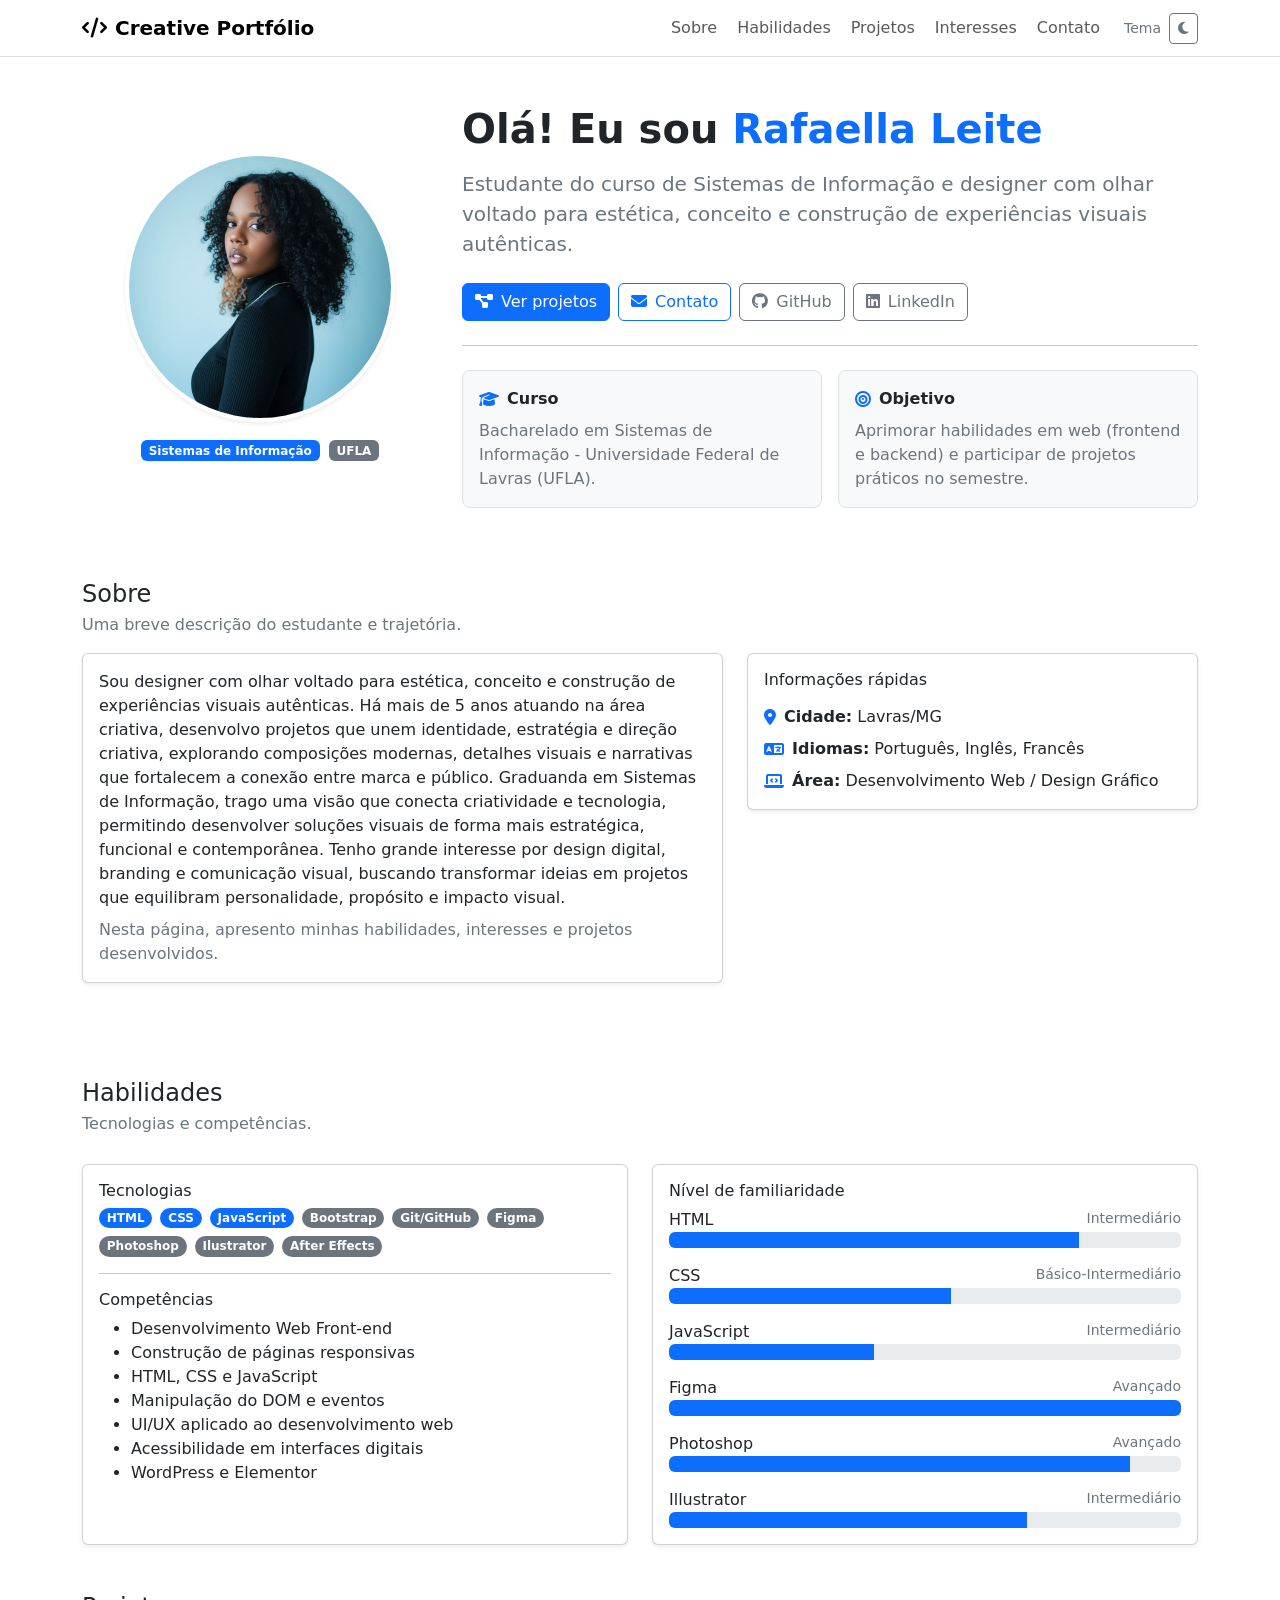
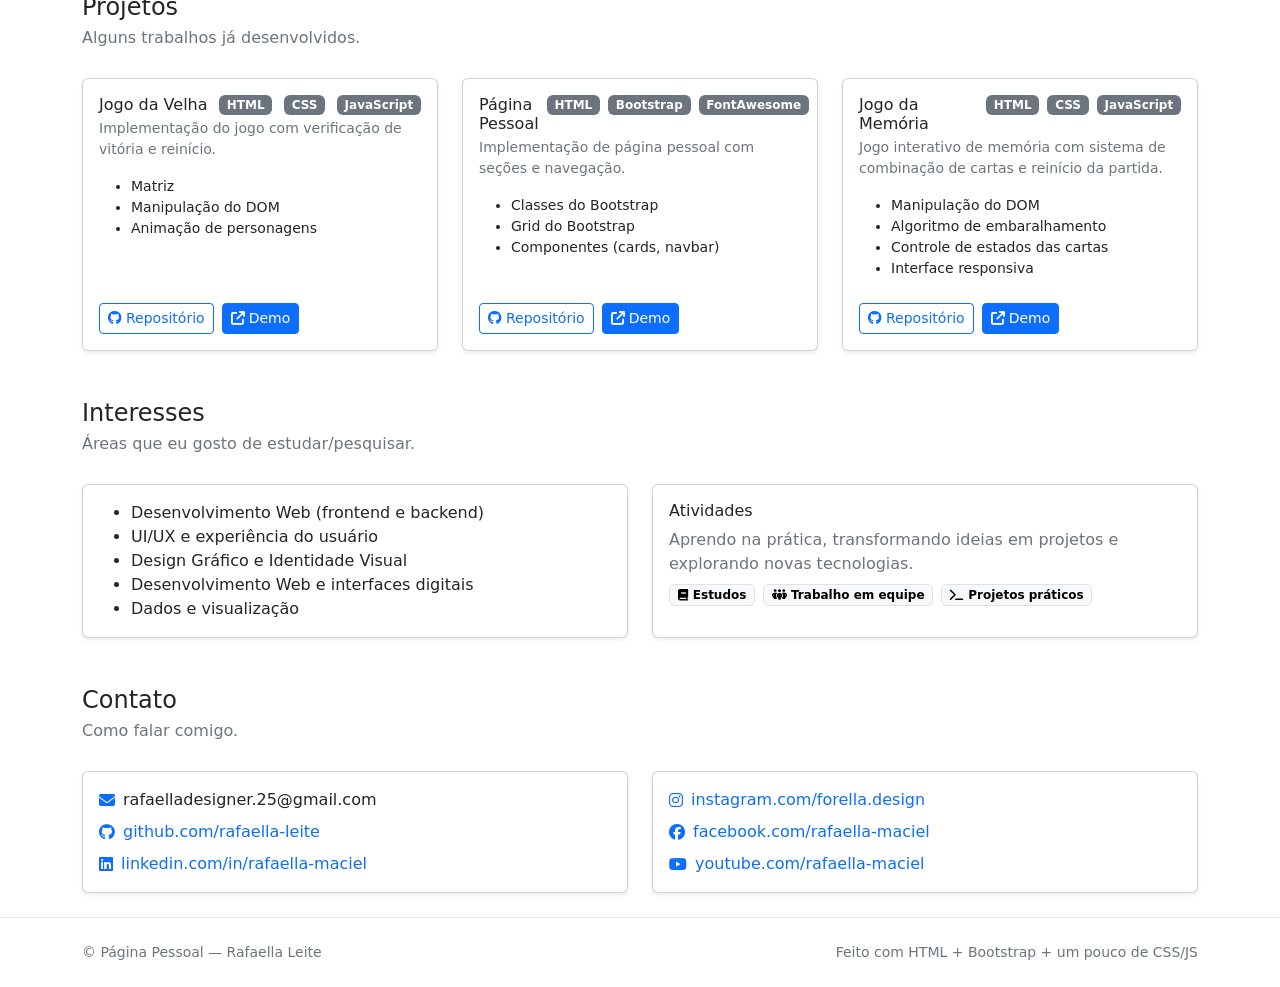
<file: bootstrap/index.html>
<!DOCTYPE html>
<html lang="pt-BR" data-bs-theme="light">
    <head>
        <meta charset="utf-8">
        <meta name="viewport" content="width=device-width, initial-scale=1.0">
        <title>Rafaella Leite</title>

        <!-- Bootstrap 5 (CSS) -->
        <link href="https://cdn.jsdelivr.net/npm/bootstrap@5.3.3/dist/css/bootstrap.min.css" rel="stylesheet">

        <!-- Font Awesome (ícones) -->
        <link rel="stylesheet" href="https://cdnjs.cloudflare.com/ajax/libs/font-awesome/6.5.0/css/all.min.css">

        <!-- CSS do projeto (externo) -->
        <link rel="stylesheet" href="assets/css/styles.css">
    </head>
    <body class="bg-body">
        <!-- Navbar -->
        <nav class="navbar navbar-expand-lg border-bottom bg-body sticky-top">
            <div class="container">
                <a class="navbar-brand fw-semibold" href="#top">
                    <i class="fa-solid fa-code me-2"></i>Creative Portfólio
                </a>
                <button class="navbar-toggler" type="button" data-bs-toggle="collapse" data-bs-target="#navContent">
                    <span class="navbar-toggler-icon"></span>
                </button>
                <div class="collapse navbar-collapse" id="navContent">
                    <ul class="navbar-nav ms-auto gap-lg-1">
                        <li class="nav-item"><a class="nav-link" href="#sobre">Sobre</a></li>
                        <li class="nav-item"><a class="nav-link" href="#habilidades">Habilidades</a></li>
                        <li class="nav-item"><a class="nav-link" href="#projetos">Projetos</a></li>
                        <li class="nav-item"><a class="nav-link" href="#interesses">Interesses</a></li>
                        <li class="nav-item"><a class="nav-link" href="#contato">Contato</a></li>
                    </ul>
                    <div class="ms-lg-3 d-flex align-items-center gap-2 py-2 py-lg-0">
                        <span class="small text-secondary d-none d-lg-inline">Tema</span>
                        <button id="themeToggle" class="btn btn-outline-secondary btn-sm" type="button">
                            <i class="fa-solid fa-moon"></i>
                        </button>
                    </div>
                </div>
            </div>
        </nav>

        <!-- Header / Informações Básicas -->
        <header id="top" class="py-5">
            <div class="container">
                <div class="row align-items-center g-4">
                    <div class="col-12 col-lg-4 text-center">
                        <img class="profile-img shadow-sm" src="assets/img/foto.png" alt="Foto de perfil">
                        <div class="mt-3">
                            <span class="badge text-bg-primary me-1">Sistemas de Informação</span>
                            <span class="badge text-bg-secondary">UFLA</span>
                        </div>
                    </div>
                    <div class="col-12 col-lg-8">
                        <h1 class="display-6 fw-semibold mb-3">
                            Olá! Eu sou <span class="text-primary">Rafaella Leite</span>
                        </h1>
                        <p class="lead text-secondary mb-4">
                            Estudante do curso de Sistemas de Informação e designer com olhar voltado para estética, conceito e construção de experiências visuais autênticas.
                        </p>
                        <div class="d-flex flex-wrap gap-2">
                            <a class="btn btn-primary" href="#projetos">
                                <i class="fa-solid fa-diagram-project me-2"></i>Ver projetos
                            </a>
                            <a class="btn btn-outline-primary" href="#contato">
                                <i class="fa-solid fa-envelope me-2"></i>Contato
                            </a>
                            <a class="btn btn-outline-secondary" href="https://github.com/rafaella-leite" target="_blank">
                                <i class="fa-brands fa-github me-2"></i>GitHub
                            </a>
                            <a class="btn btn-outline-secondary" href="https://www.linkedin.com/in/rafaella-maciel-025253189/" target="_blank">
                                <i class="fa-brands fa-linkedin me-2"></i>LinkedIn
                            </a>
                        </div>
                        <hr class="my-4">
                        <div class="row g-3">
                            <div class="col-12 col-md-6">
                                <div class="p-3 rounded-3 border bg-body-tertiary">
                                    <div class="d-flex align-items-center gap-2 mb-2">
                                        <i class="fa-solid fa-graduation-cap text-primary"></i>
                                        <strong>Curso</strong>
                                    </div>
                                    <p class="mb-0 text-secondary">
                                        Bacharelado em Sistemas de Informação - Universidade Federal de Lavras (UFLA).
                                    </p>
                                </div>
                            </div>
                            <div class="col-12 col-md-6">
                                <div class="p-3 rounded-3 border bg-body-tertiary">
                                    <div class="d-flex align-items-center gap-2 mb-2">
                                        <i class="fa-solid fa-bullseye text-primary"></i>
                                        <strong>Objetivo</strong>
                                    </div>
                                    <p class="mb-0 text-secondary">
                                        Aprimorar habilidades em web (frontend e backend) e participar de projetos práticos no semestre.
                                    </p>
                                </div>
                            </div>
                        </div>
                    </div>
                </div>
            </div>
        </header>
        <main class="pb-5">
            <!-- Sobre -->
            <section id="sobre" class="py-4">
                <div class="container">
                    <div class="mb-3">
                        <h2 class="h4 mb-1">Sobre</h2>
                        <p class="text-secondary mb-0">Uma breve descrição do estudante e trajetória.</p>
                    </div>
                    <div class="row g-4">
                        <div class="col-12 col-lg-7">
                            <div class="card shadow-sm">
                                <div class="card-body">
                                    <p class="mb-2">
                                        Sou designer com olhar voltado para estética, conceito e construção de experiências visuais autênticas. Há mais de 5 anos atuando na área criativa, desenvolvo projetos que unem identidade, estratégia e direção criativa, explorando composições modernas, detalhes visuais e narrativas que fortalecem a conexão entre marca e público.

                                        Graduanda em Sistemas de Informação, trago uma visão que conecta criatividade e tecnologia, permitindo desenvolver soluções visuais de forma mais estratégica, funcional e contemporânea. Tenho grande interesse por design digital, branding e comunicação visual, buscando transformar ideias em projetos que equilibram personalidade, propósito e impacto visual.
                                    </p>
                                    <p class="mb-0 text-secondary">
                                        Nesta página, apresento minhas habilidades, interesses e projetos desenvolvidos.
                                    </p>
                                </div>
                            </div>
                        </div>
                        <div class="col-12 col-lg-5">
                            <div class="card shadow-sm">
                                <div class="card-body">
                                    <h3 class="h6 mb-3">Informações rápidas</h3>
                                    <ul class="list-unstyled mb-0">
                                        <li class="d-flex gap-2 mb-2">
                                            <i class="fa-solid fa-location-dot text-primary mt-1"></i>
                                            <div><strong>Cidade:</strong> Lavras/MG</div>
                                        </li>
                                        <li class="d-flex gap-2 align-items-start mb-2">
                                            <i class="fa-solid fa-language mt-1 text-primary"></i>
                                            <div><strong>Idiomas:</strong> Português, Inglês, Francês</div>
                                        </li>
                                        <li class="d-flex gap-2">
                                            <i class="fa-solid fa-laptop-code text-primary mt-1"></i>
                                            <div><strong>Área:</strong> Desenvolvimento Web / Design Gráfico</div>
                                        </li>
                                    </ul>
                                </div>
                            </div>
                        </div>
                    </div>
                </div>
            </section>
        </main>
        <!-- Habilidades -->
        <section id="habilidades" class="py-4">
            <div class="container">
                <div class="section-title">
                    <h2 class="h4 mb-1">Habilidades</h2>
                    <p class="text-secondary mb-0">Tecnologias e competências.</p>
                </div>
                <div class="row g-4 mt-1">
                    <div class="col-12 col-lg-6">
                        <div class="card shadow-sm h-100">
                            <div class="card-body">
                                <h3 class="h6">Tecnologias</h3>
                                <div class="d-flex flex-wrap gap-2">
                                    <span class="badge rounded-pill text-bg-primary">HTML</span>
                                    <span class="badge rounded-pill text-bg-primary">CSS</span>
                                    <span class="badge rounded-pill text-bg-primary">JavaScript</span>
                                    <span class="badge rounded-pill text-bg-secondary">Bootstrap</span>
                                    <span class="badge rounded-pill text-bg-secondary">Git/GitHub</span>
                                    <span class="badge rounded-pill text-bg-secondary">Figma</span>
                                    <span class="badge rounded-pill text-bg-secondary">Photoshop</span>
                                    <span class="badge rounded-pill text-bg-secondary">Ilustrator</span>
                                    <span class="badge rounded-pill text-bg-secondary">After Effects</span>
                                </div>
                                <hr>
                                <h3 class="h6">Competências</h3>
                                <ul class="mb-0">
                                    <li>Desenvolvimento Web Front-end</li>
                                    <li>Construção de páginas responsivas</li>
                                    <li>HTML, CSS e JavaScript</li>
                                    <li>Manipulação do DOM e eventos</li>
                                    <li>UI/UX aplicado ao desenvolvimento web</li>
                                    <li>Acessibilidade em interfaces digitais</li>
                                    <li>WordPress e Elementor</li>
                                </ul>
                            </div>
                        </div>
                    </div>
                    <div class="col-12 col-lg-6">
                        <div class="card shadow-sm h-100">
                            <div class="card-body">
                                <h3 class="h6">Nível de familiaridade</h3>
                                <div class="mb-3">
                                    <div class="d-flex justify-content-between">
                                        <span>HTML</span><span class="text-secondary small">Intermediário</span>
                                    </div>
                                    <div class="progress" role="progressbar" aria-label="HTML" aria-valuenow="70" aria-valuemin="0" aria-valuemax="100">
                                        <div class="progress-bar" style="width: 80%"></div>
                                    </div>
                                </div>
                                <div class="mb-3">
                                    <div class="d-flex justify-content-between">
                                        <span>CSS</span><span class="text-secondary small">Básico-Intermediário</span>
                                    </div>
                                    <div class="progress" role="progressbar" aria-label="CSS" aria-valuenow="55" aria-valuemin="0" aria-valuemax="100">
                                        <div class="progress-bar" style="width: 55%"></div>
                                    </div>
                                </div>
                                <div class="mb-3">
                                    <div class="d-flex justify-content-between">
                                        <span>JavaScript</span><span class="text-secondary small">Intermediário</span>
                                    </div>
                                    <div class="progress" role="progressbar" aria-label="JavaScript" aria-valuenow="65" aria-valuemin="0" aria-valuemax="100">
                                        <div class="progress-bar" style="width: 40%"></div>
                                    </div>
                                </div>
                                <div class="mb-3">
                                    <div class="d-flex justify-content-between">
                                        <span>Figma</span><span class="text-secondary small">Avançado</span>
                                    </div>
                                    <div class="progress" role="progressbar" aria-label="HTML" aria-valuenow="70" aria-valuemin="0" aria-valuemax="100">
                                        <div class="progress-bar" style="width: 100%"></div>
                                    </div>
                                </div>
                                <div class="mb-3">
                                    <div class="d-flex justify-content-between">
                                        <span>Photoshop</span><span class="text-secondary small">Avançado</span>
                                    </div>
                                    <div class="progress" role="progressbar" aria-label="CSS" aria-valuenow="55" aria-valuemin="0" aria-valuemax="100">
                                        <div class="progress-bar" style="width: 90%"></div>
                                    </div>
                                </div>
                                <div class="mb-0">
                                    <div class="d-flex justify-content-between">
                                        <span>Illustrator</span><span class="text-secondary small">Intermediário</span>
                                    </div>
                                    <div class="progress" role="progressbar" aria-label="JavaScript" aria-valuenow="65" aria-valuemin="0" aria-valuemax="100">
                                        <div class="progress-bar" style="width: 70%"></div>
                                    </div>
                                </div>
                                
                            </div>
                        </div>
                    </div>
                </div>
            </div>
        </section>

        <!-- Projetos -->
        <section id="projetos" class="py-4">
            <div class="container">
                <div class="section-title">
                    <h2 class="h4 mb-1">Projetos</h2>
                    <p class="text-secondary mb-0">Alguns trabalhos já desenvolvidos.</p>
                </div>
                <div class="row g-4 mt-1">
                    <div class="col-12 col-md-6 col-lg-4">
                        <div class="card shadow-sm h-100">
                            <div class="card-body d-flex flex-column">
                                <div class="d-flex align-items-start justify-content-between gap-2">
                                    <h3 class="h6 mb-1">Jogo da Velha</h3>
                                    <span class="badge text-bg-secondary">HTML</span>
                                    <span class="badge text-bg-secondary">CSS</span>
                                    <span class="badge text-bg-secondary">JavaScript</span>
                                </div>
                                <p class="text-secondary small">
                                    Implementação do jogo com verificação de vitória e reinício.
                                </p>
                                <ul class="small mb-4">
                                    <li>Matriz</li>
                                    <li>Manipulação do DOM</li>
                                    <li>Animação de personagens</li>
                                </ul>
                                <div class="mt-auto d-flex gap-2">
                                    <a class="btn btn-sm btn-outline-primary" href="#" target="_blank" rel="noreferrer">
                                        <i class="fa-brands fa-github me-1"></i>Repositório
                                    </a>
                                    <a class="btn btn-sm btn-primary" href="#" target="_blank" rel="noreferrer">
                                        <i class="fa-solid fa-arrow-up-right-from-square me-1"></i>Demo
                                    </a>
                                </div>
                            </div>
                        </div>
                    </div>
                    <div class="col-12 col-md-6 col-lg-4">
                        <div class="card shadow-sm h-100">
                            <div class="card-body d-flex flex-column">
                                <div class="d-flex align-items-start justify-content-between gap-2">
                                    <h3 class="h6 mb-1">Página Pessoal</h3>
                                    <span class="badge text-bg-secondary">HTML</span>
                                    <span class="badge text-bg-secondary">Bootstrap</span>
                                    <span class="badge text-bg-secondary">FontAwesome</span>
                                </div>
        
                                <p class="text-secondary small">
                                    Implementação de página pessoal com seções e navegação.
                                </p>
                                <ul class="small mb-4">
                                    <li>Classes do Bootstrap</li>
                                    <li>Grid do Bootstrap</li>
                                    <li>Componentes (cards, navbar)</li>
                                </ul>
                                <div class="mt-auto d-flex gap-2">
                                    <a class="btn btn-sm btn-outline-primary" href="#" target="_blank" rel="noreferrer">
                                        <i class="fa-brands fa-github me-1"></i>Repositório
                                    </a>
                                    <a class="btn btn-sm btn-primary" href="#" target="_blank" rel="noreferrer">
                                        <i class="fa-solid fa-arrow-up-right-from-square me-1"></i>Demo
                                    </a>
                                </div>
                            </div>
                        </div>
                    </div>
                    <div class="col-12 col-md-6 col-lg-4">
                        <div class="card shadow-sm h-100">
                            <div class="card-body d-flex flex-column">
                                <div class="d-flex align-items-start justify-content-between gap-2">
                                    <h3 class="h6 mb-1">Jogo da Memória</h3>
                                    <span class="badge text-bg-secondary">HTML</span>
                                    <span class="badge text-bg-secondary">CSS</span>
                                    <span class="badge text-bg-secondary">JavaScript</span>
                                </div>
                                <p class="text-secondary small">
                                    Jogo interativo de memória com sistema de combinação de cartas e reinício da partida.
                                </p>
                                <ul class="small mb-4">
                                    <li>Manipulação do DOM</li>
                                    <li>Algoritmo de embaralhamento</li>
                                    <li>Controle de estados das cartas</li>
                                    <li>Interface responsiva</li>
                                </ul>
                                <div class="mt-auto d-flex gap-2">
                                    <a class="btn btn-sm btn-outline-primary" href="#" target="_blank" rel="noreferrer">
                                        <i class="fa-brands fa-github me-1"></i>Repositório
                                    </a>
                                    <a class="btn btn-sm btn-primary" href="#" target="_blank" rel="noreferrer">
                                        <i class="fa-solid fa-arrow-up-right-from-square me-1"></i>Demo
                                    </a>
                                </div>
                            </div>
                        </div>
                    </div>
                </div>
            </div>
        </section>

        <!-- Interesses -->
        <section id="interesses" class="py-4">
            <div class="container">
                <div class="section-title">
                    <h2 class="h4 mb-1">Interesses</h2>
                    <p class="text-secondary mb-0">Áreas que eu gosto de estudar/pesquisar.</p>
                </div>
                <div class="row g-4 mt-1">
                    <div class="col-12 col-lg-6">
                        <div class="card shadow-sm h-100">
                            <div class="card-body">
                                <ul class="mb-0">
                                <li>Desenvolvimento Web (frontend e backend)</li>
                                <li>UI/UX e experiência do usuário</li>
                                <li>Design Gráfico e Identidade Visual</li>
                                <li>Desenvolvimento Web e interfaces digitais</li>
                                <li>Dados e visualização</li>
                                </ul>
                            </div>
                        </div>
                    </div>
                    <div class="col-12 col-lg-6">
                        <div class="card shadow-sm h-100">
                            <div class="card-body">
                                <h3 class="h6">Atividades</h3>
                                <p class="text-secondary mb-2">
                                    Aprendo na prática, transformando ideias em projetos e explorando novas tecnologias.
                                </p>
                                <div class="d-flex flex-wrap gap-2">
                                    <span class="badge text-bg-light border"><i class="fa-solid fa-book me-1"></i>Estudos</span>
                                    <span class="badge text-bg-light border"><i class="fa-solid fa-people-group me-1"></i>Trabalho em equipe</span>
                                    <span class="badge text-bg-light border"><i class="fa-solid fa-terminal me-1"></i>Projetos práticos</span>
                                </div>
                            </div>
                        </div>
                    </div>
                </div>
            </div>
        </section>

        <!-- Contato -->
        <section id="contato" class="py-4">
            <div class="container">
                <div class="section-title">
                    <h2 class="h4 mb-1">Contato</h2>
                    <p class="text-secondary mb-0">Como falar comigo.</p>
                </div>
                <div class="row g-4 mt-1">
                    <div class="col-12 col-lg-6">
                        <div class="card shadow-sm">
                            <div class="card-body">
                                <ul class="list-unstyled mb-0">
                                    <li class="d-flex gap-2 align-items-center mb-2">
                                        <i class="fa-solid fa-envelope text-primary"></i>
                                        <span>rafaelladesigner.25@gmail.com</span>
                                    </li>
                                    <li class="d-flex gap-2 align-items-center mb-2">
                                        <i class="fa-brands fa-github text-primary"></i>
                                        <a class="link-underline link-underline-opacity-0" href="https://github.com/" target="_blank" rel="noreferrer">
                                            github.com/rafaella-leite
                                        </a>
                                    </li>
                                    <li class="d-flex gap-2 align-items-center">
                                        <i class="fa-brands fa-linkedin text-primary"></i>
                                        <a class="link-underline link-underline-opacity-0" href="https://www.linkedin.com/" target="_blank" rel="noreferrer">
                                            linkedin.com/in/rafaella-maciel
                                        </a>
                                    </li>
                                </ul>
                            </div>
                        </div>
                    </div>
                    <div class="col-12 col-lg-6">
                        <div class="card shadow-sm">
                            <div class="card-body">
                                <ul class="list-unstyled mb-0">
                                    <li class="d-flex gap-2 align-items-center mb-2">
                                        <i class="fa-brands fa-instagram text-primary"></i>
                                        <a class="link-underline link-underline-opacity-0" href="https://instagram.com/" target="_blank" rel="noreferrer">
                                            instagram.com/forella.design
                                        </a>
                                    </li>
                                    <li class="d-flex gap-2 align-items-center mb-2">
                                        <i class="fa-brands fa-facebook text-primary"></i>
                                        <a class="link-underline link-underline-opacity-0" href="https://facebook.com/" target="_blank" rel="noreferrer">
                                            facebook.com/rafaella-maciel
                                        </a>
                                    </li>
                                    <li class="d-flex gap-2 align-items-center">
                                        <i class="fa-brands fa-youtube text-primary"></i>
                                        <a class="link-underline link-underline-opacity-0" href="https://www.youtube.com/" target="_blank" rel="noreferrer">
                                            youtube.com/rafaella-maciel
                                        </a>
                                    </li>
                                </ul>
                            </div>
                        </div>
                    </div>
                </div>
            </div>
        </section>

        <!-- Rodapé da Página -->
        <footer class="border-top py-4">
            <div class="container d-flex flex-column flex-md-row justify-content-between gap-2">
                <small class="text-secondary">© <span id="year"></span> Página Pessoal — Rafaella Leite</small>
                <small class="text-secondary">Feito com HTML + Bootstrap + um pouco de CSS/JS</small>
            </div>
        </footer>
        <!-- Bootstrap JS (necessário para navbar colapsável) -->
        <script src="https://cdn.jsdelivr.net/npm/bootstrap@5.3.3/dist/js/bootstrap.bundle.min.js"></script>

        <!-- JS do projeto -->
        <script src="assets/js/script.js"></script>
    </body>
</html>
</file>
<file: bootstrap/assets/css/styles.css>
.profile-img {
    width: 270px;
    height: 270px;
    border-radius: 999px;
    border: 4px solid rgba(255, 255, 255, 0.7);
}

/* Melhorar espaçamento do âncora/título (por causa da navbar fixa) */
section {
    scroll-margin-top: 90px;
}
</file>
